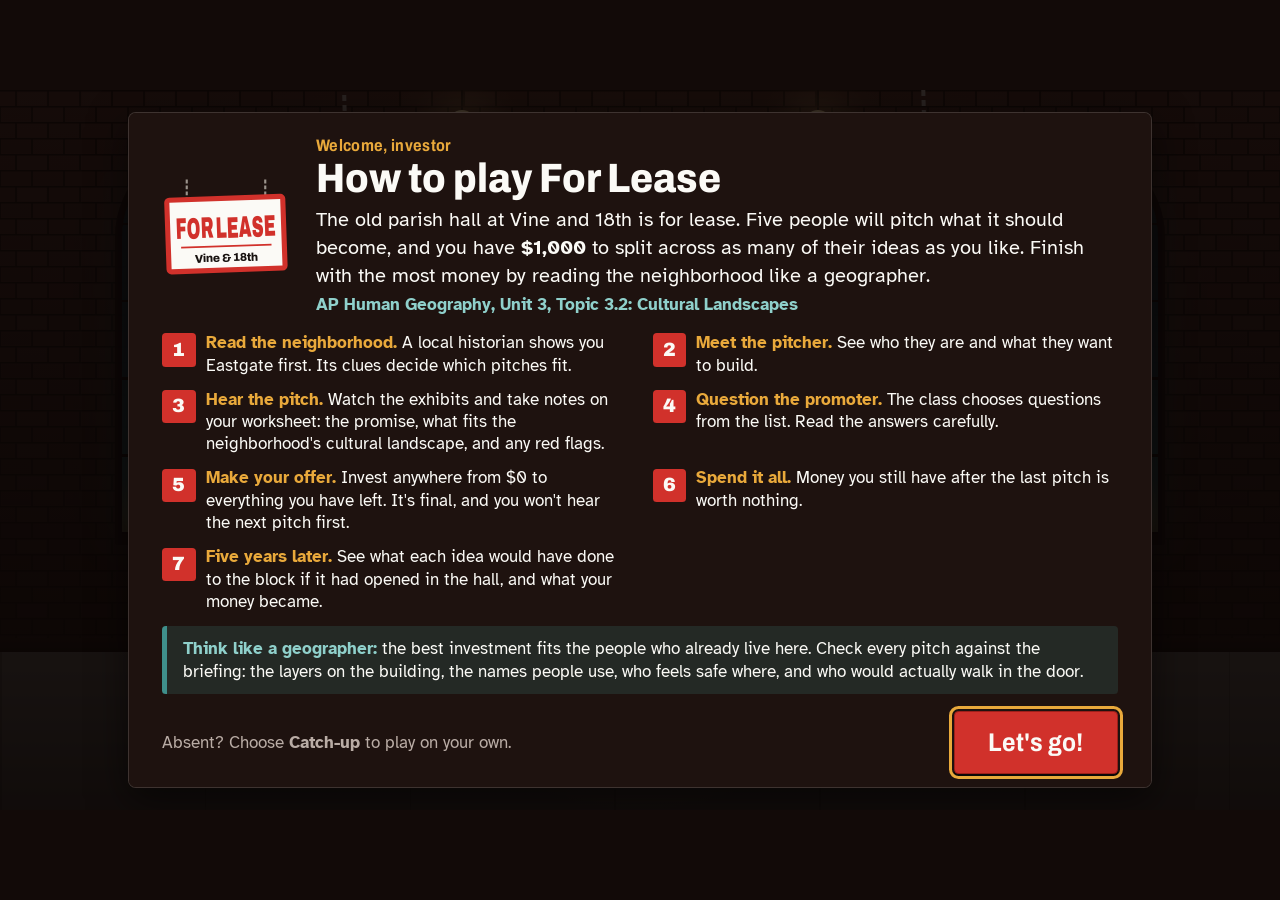
<file: index.html>
<!doctype html>
<html lang="en">
<head>
  <meta charset="utf-8">
  <meta name="viewport" content="width=device-width, initial-scale=1">
  <title>For Lease: Vine &amp; 18th</title>
  <meta name="description" content="An investing game for AP Human Geography Unit 3: read a neighborhood's cultural landscape, hear five pitches for an empty church hall, invest $1,000, and see what happens five years later.">
  <link rel="icon" href="data:image/svg+xml,%3Csvg xmlns='http://www.w3.org/2000/svg' viewBox='0 0 64 64'%3E%3Crect x='4' y='14' width='56' height='40' rx='3' fill='%23fbfaf6' stroke='%23d1312b' stroke-width='6'/%3E%3Crect x='14' y='26' width='36' height='6' fill='%23d1312b'/%3E%3Crect x='14' y='38' width='24' height='5' fill='%2317110f'/%3E%3C/svg%3E">
  <link rel="stylesheet" href="css/fonts.css">
  <link rel="stylesheet" href="css/style.css">
</head>
<body>
  <main id="app" class="screen" aria-live="polite">
    <noscript><p style="padding:2rem">For Lease needs JavaScript turned on.</p></noscript>
  </main>
  <script type="module" src="js/app.js"></script>
</body>
</html>
</file>
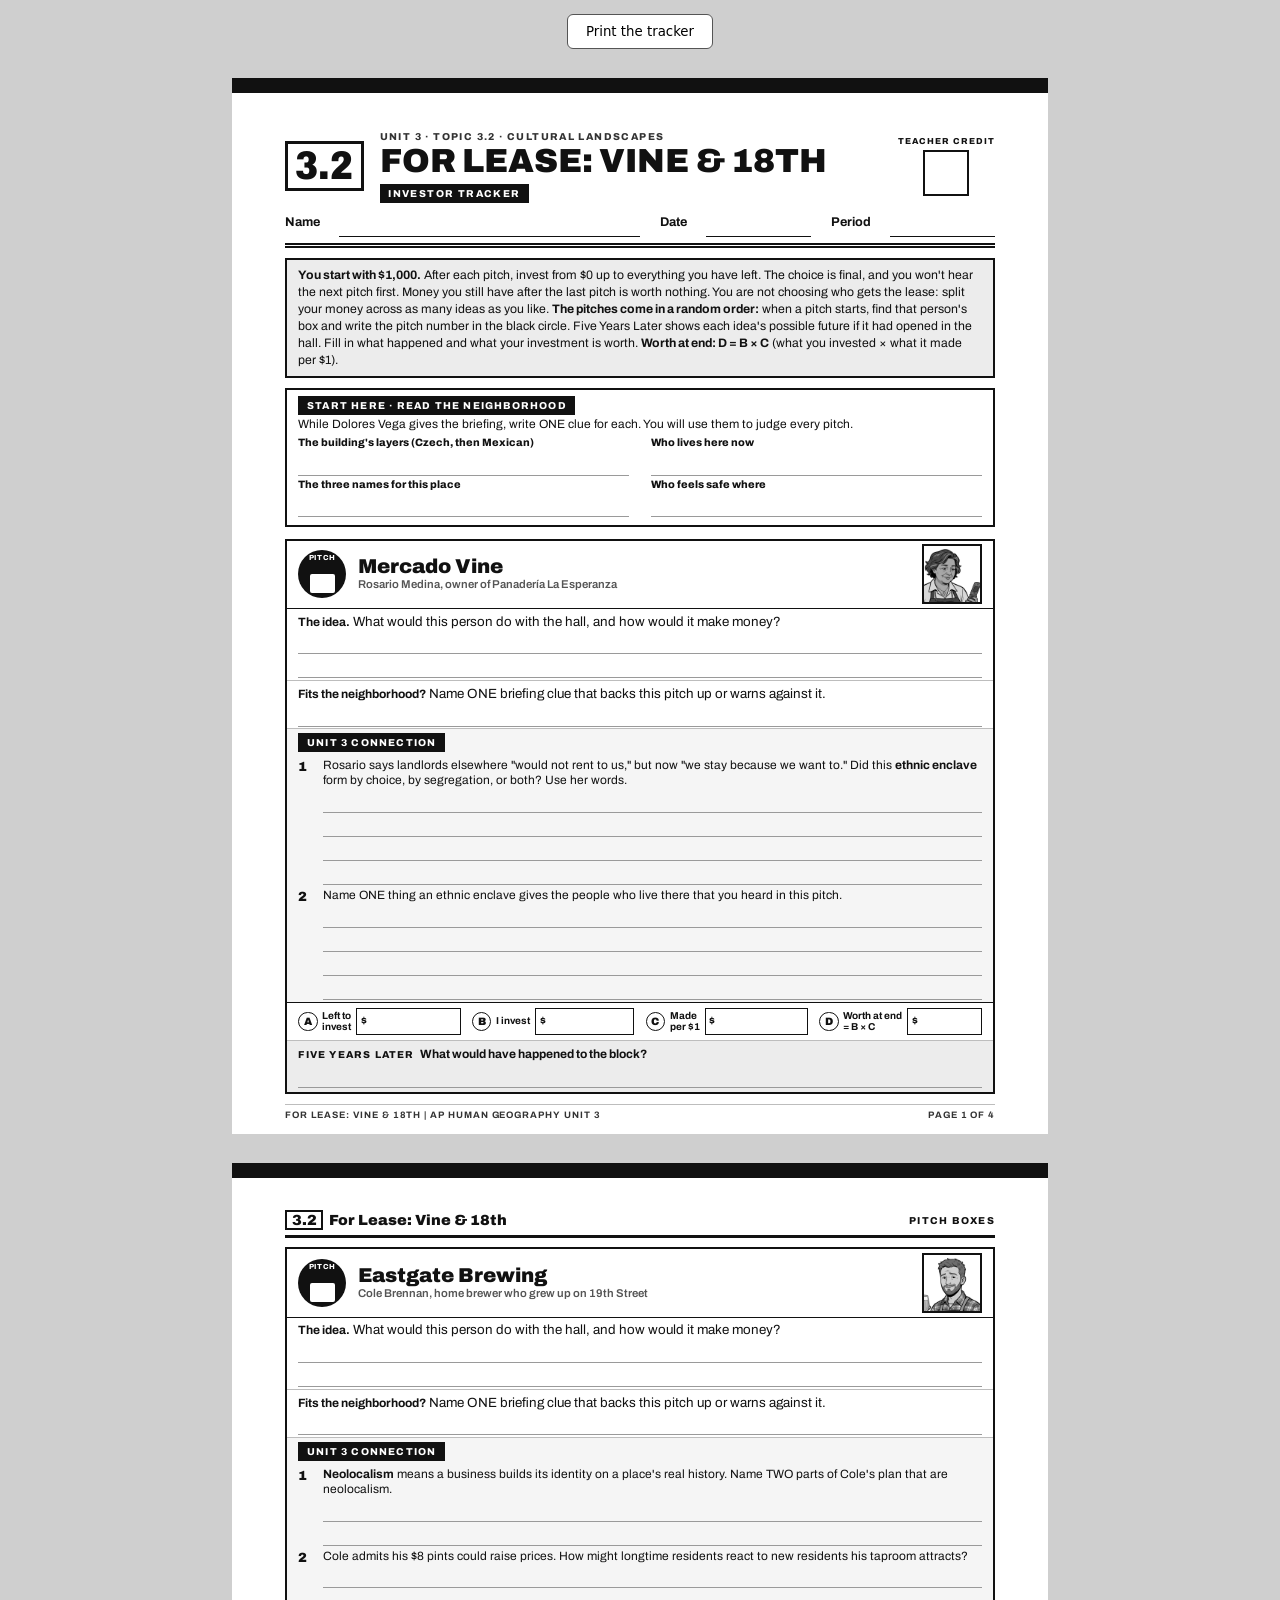
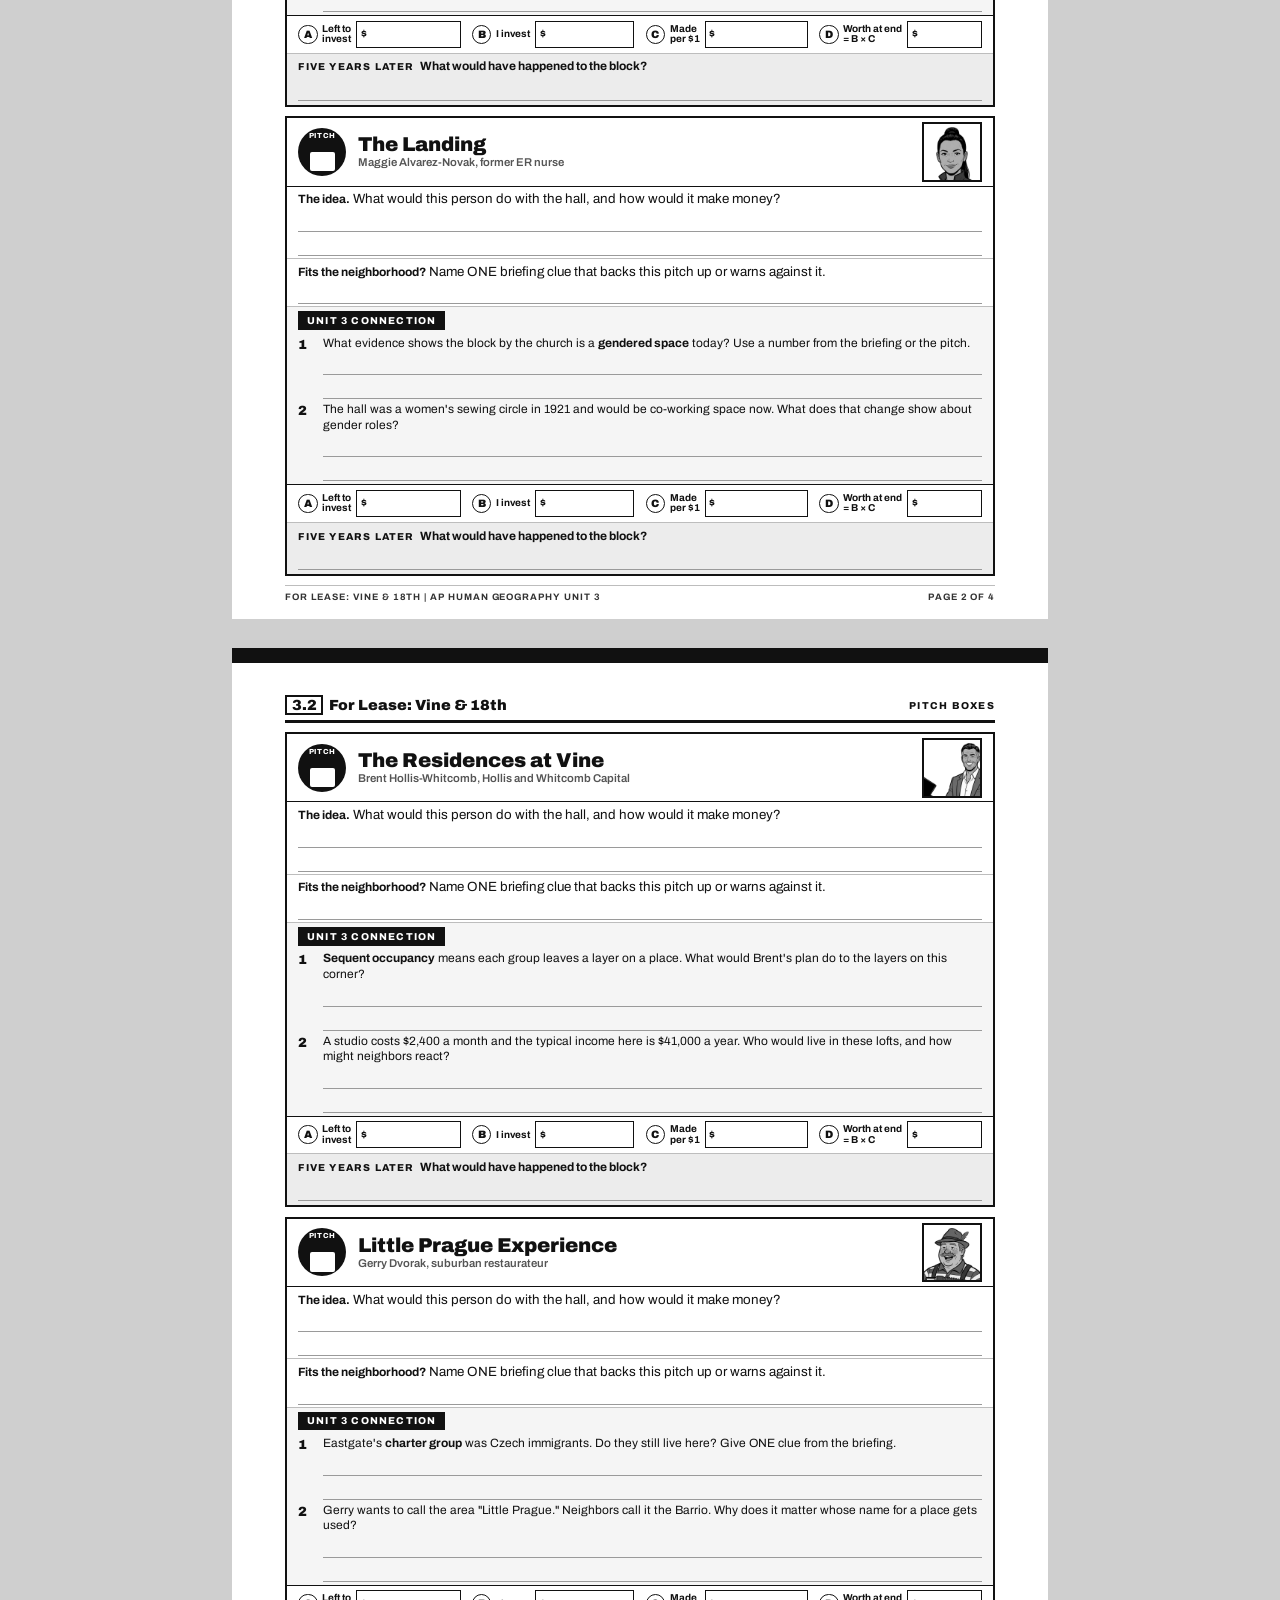
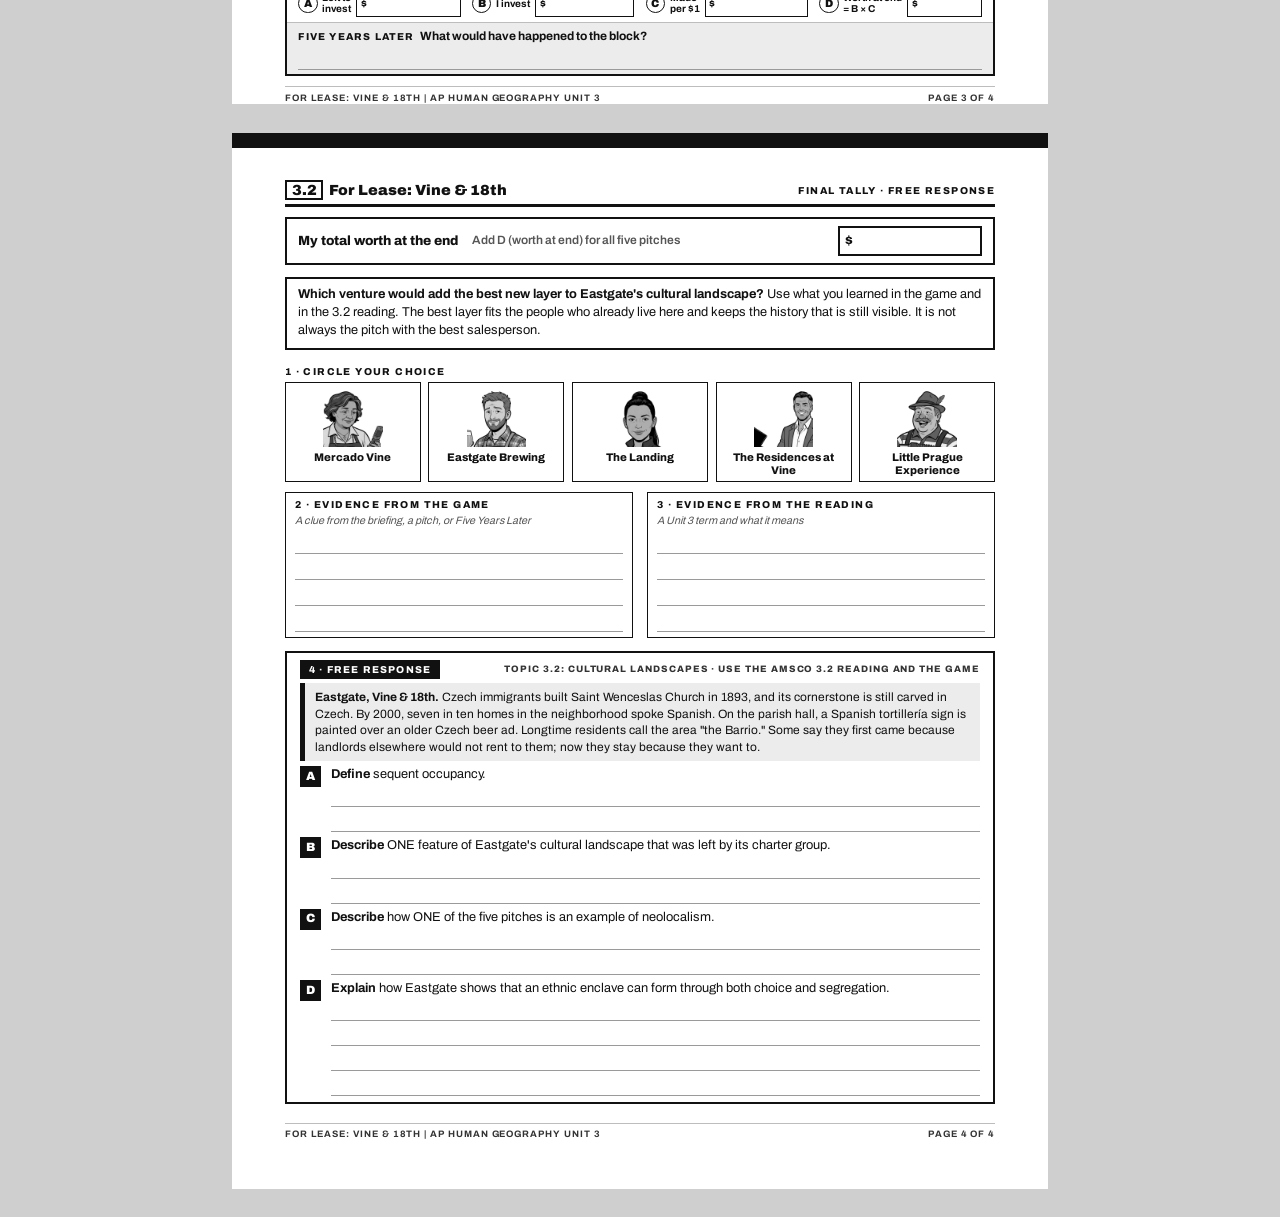
<file: handout.html>
<!doctype html>
<html lang="en">
<head>
  <meta charset="utf-8">
  <meta name="viewport" content="width=device-width, initial-scale=1">
  <title>For Lease: Investor Tracker</title>
  <meta name="description" content="Printable investor tracker for For Lease: Vine & 18th. Neighborhood clues, a box for each pitch with Unit 3 connection questions, the Five Years Later math, and a thesis builder.">
  <link rel="stylesheet" href="css/fonts.css">
  <style>
    /* Black-and-white student handout: Archivo throughout, structure from rules and tabs. */
    :root { --ink: #111; --muted: #555; --label: #333; --line: #bdbdbd; --rule: #9a9a9a; --tint: #ececec; --tint-soft: #f5f5f5; }
    * { box-sizing: border-box; }
    body { margin: 0; background: #cfcfcf; color: var(--ink); font-family: 'Archivo', system-ui, sans-serif; font-size: 10pt; line-height: 1.3; }
    .page { width: 8.5in; height: 11in; margin: .3in auto; background: #fff; padding: .5in .55in; position: relative; overflow: hidden; display: flex; flex-direction: column; }
    .topbar { position: absolute; left: 0; right: 0; top: 0; height: .16in; background: var(--ink); }
    /* header (page 1) */
    .hdr { display: grid; grid-template-columns: auto 1fr auto; gap: 0 .16in; align-items: center; }
    .num { font-weight: 900; font-stretch: 85%; font-size: 30pt; line-height: 1; border: 3px solid var(--ink); padding: .02in .08in; }
    .kicker { font-weight: 800; font-size: 7.5pt; letter-spacing: .14em; text-transform: uppercase; color: var(--label); }
    h1 { margin: .02in 0 0; font-weight: 900; font-size: 25pt; line-height: 1; text-transform: uppercase; white-space: nowrap; }
    .doc-tab { display: inline-block; background: var(--ink); color: #fff; font-weight: 800; font-size: 7.5pt; letter-spacing: .14em; padding: .03in .09in; margin-top: .06in; }
    .credit { text-align: center; font-weight: 800; font-size: 6.5pt; letter-spacing: .12em; }
    .credit i { display: block; width: 46px; height: 46px; border: 2px solid var(--ink); margin: .03in auto 0; }
    .nameline { display: flex; gap: .2in; margin: .12in 0 .06in; font-weight: 700; font-size: 9.5pt; }
    .nameline span { flex: 1; border-bottom: 1px solid var(--ink); height: .24in; }
    .nameline span.s { flex: .35; }
    .dbl { border-top: 5px double var(--ink); margin-bottom: .1in; }
    /* running header (pages 2+) */
    .run { display: flex; justify-content: space-between; align-items: center; border-bottom: 3px solid var(--ink); padding-bottom: .05in; margin-bottom: .1in; }
    .run b { font-weight: 900; font-size: 11pt; }
    .run b span { border: 2px solid var(--ink); padding: 0 .05in; margin-right: .06in; }
    .run em { font-style: normal; font-weight: 800; font-size: 7.5pt; letter-spacing: .14em; text-transform: uppercase; }
    .directions { background: var(--tint); border: 2px solid var(--ink); padding: .08in .12in; font-size: 9.2pt; line-height: 1.38; margin-bottom: .1in; }
    .tab { display: inline-block; background: var(--ink); color: #fff; font-weight: 800; font-size: 7.5pt; letter-spacing: .12em; text-transform: uppercase; padding: .03in .09in; }
    /* neighborhood clues */
    .clues { border: 2.5px solid var(--ink); padding: .06in .12in .08in; margin-bottom: .12in; }
    .clues p { margin: .02in 0 .04in; font-size: 9pt; }
    .cgrid { display: grid; grid-template-columns: 1fr 1fr; gap: .02in .22in; }
    .cgrid div { font-weight: 800; font-size: 8pt; }
    .lines i { display: block; border-bottom: 1px solid var(--rule); height: .27in; }
    /* venture box */
    .venture { border: 2.5px solid var(--ink); margin-bottom: .1in; display: flex; flex-direction: column; }
    .v-head { display: flex; align-items: center; gap: .12in; padding: .04in .12in; border-bottom: 1.5px solid var(--ink); }
    .pitchno { width: .5in; height: .5in; border-radius: 50%; background: var(--ink); color: #fff; display: grid; place-items: center; text-align: center; font-weight: 800; font-size: 5.5pt; letter-spacing: .08em; line-height: 1.05; flex: none; }
    .pitchno b { display: block; width: .26in; height: .2in; background: #fff; border-radius: 2px; margin: .02in auto 0; }
    .v-name { flex: 1; }
    .v-name h2 { margin: 0; font-weight: 900; font-size: 15pt; line-height: 1.05; }
    .v-name div { font-size: 8.5pt; color: var(--muted); font-weight: 600; }
    .v-head img { width: .62in; height: .62in; object-fit: cover; border: 2px solid var(--ink); filter: grayscale(1); }
    .fields { display: grid; grid-template-columns: repeat(4, 1fr); border-bottom: 1px solid var(--line); }
    .fields div { padding: .05in .1in .03in; border-right: 1px solid var(--line); font-weight: 800; font-size: 6.8pt; letter-spacing: .12em; text-transform: uppercase; }
    .fields div:last-child { border-right: none; }
    .fields .lines i { height: .24in; }
    .row { padding: .04in .12in .02in; border-bottom: 1px solid var(--line); }
    .row .lines i { height: .25in; }
    .row > b { font-size: 9pt; }
    .connect { background: var(--tint-soft); padding: .04in .12in .03in; border-bottom: 1.5px solid var(--ink); }
    .connect .tab { margin-bottom: .03in; }
    .q { display: grid; grid-template-columns: .22in 1fr; gap: 0 .04in; margin-top: .03in; font-size: 9pt; line-height: 1.3; }
    .q > span { font-weight: 900; font-size: 10pt; }
    .q .lines i { height: .25in; }
    .money { display: grid; grid-template-columns: repeat(4, 1fr); gap: .12in; padding: .05in .12in; border-bottom: 1px solid var(--line); align-items: center; }
    .money div { display: flex; align-items: center; gap: .05in; font-weight: 700; font-size: 7.5pt; line-height: 1.05; }
    .money .l { width: .2in; height: .2in; border: 1.5px solid var(--ink); border-radius: 50%; display: grid; place-items: center; font-weight: 900; font-size: 8pt; flex: none; }
    .money .box { flex: 1; border: 1.5px solid var(--ink); height: .28in; padding-left: .04in; display: flex; align-items: center; font-weight: 800; }
    .later { background: var(--tint); padding: .04in .12in .04in; }
    .later .tab { background: none; color: var(--ink); padding: 0; margin-right: .06in; }
    .later b { font-size: 9pt; }
    /* thesis page */
    .qbox { border: 2.5px solid var(--ink); padding: .08in .12in; font-size: 9.6pt; line-height: 1.4; margin-bottom: .1in; }
    .total { display: flex; align-items: center; gap: .14in; border: 2.5px solid var(--ink); padding: .07in .12in; margin-bottom: .12in; font-weight: 800; }
    .total span { flex: 1; font-weight: 600; color: var(--muted); font-size: 9pt; }
    .total .box { width: 1.5in; border: 2px solid var(--ink); height: .32in; display: flex; align-items: center; padding-left: .06in; }
    .sl { font-weight: 800; font-size: 7.5pt; letter-spacing: .14em; text-transform: uppercase; margin: .06in 0 .04in; }
    .choices { display: grid; grid-template-columns: repeat(5, 1fr); gap: .08in; margin-bottom: .1in; }
    .choices div { border: 1.5px solid var(--ink); padding: .05in; text-align: center; font-weight: 800; font-size: 8.3pt; line-height: 1.15; }
    .choices img { width: .62in; height: .62in; object-fit: cover; display: block; margin: 0 auto .04in; filter: grayscale(1); }
    .ev { display: grid; grid-template-columns: 1fr 1fr; gap: .14in; margin-bottom: .08in; }
    .ev > div { border: 1.5px solid var(--ink); padding: .05in .1in; }
    .ev small { display: block; font-style: italic; color: var(--muted); font-size: 8pt; }
    .thesis { border: 2.5px solid var(--ink); padding: .08in .14in; margin-top: .08in; }
    .thesis h3 { margin: 0; display: flex; justify-content: space-between; font-weight: 900; font-size: 12pt; }
    .thesis h3 span { font-weight: 800; font-size: 7.5pt; letter-spacing: .14em; text-transform: uppercase; align-self: center; }
    .eq { display: grid; grid-template-columns: .95in 1fr; align-items: end; gap: 0 .1in; margin-top: .02in; }
    .eq b { font-size: 10.5pt; padding-bottom: .03in; }
    .eq div { border-bottom: 1px solid var(--rule); height: .34in; position: relative; }
    .eq div small { position: absolute; top: .02in; left: 0; font-style: italic; font-size: 7pt; color: var(--muted); }
    .checks { display: flex; gap: .16in; margin-top: .08in; font-size: 8.4pt; font-weight: 700; }
    .checks span::before { content: ''; display: inline-block; width: .12in; height: .12in; border: 1.5px solid var(--ink); margin-right: .05in; vertical-align: -1px; }
    .frq { border: 2.5px solid var(--ink); padding: .07in .14in .06in; margin-top: .06in; }
    .frq-head { display: flex; justify-content: space-between; align-items: center; margin-bottom: .05in; }
    .frq-unit { font-weight: 800; font-size: 7pt; letter-spacing: .1em; text-transform: uppercase; color: var(--label); }
    .stim { background: var(--tint); border-left: 5px solid var(--ink); padding: .06in .1in; font-size: 9pt; line-height: 1.38; margin-bottom: .04in; }
    .fq { display: grid; grid-template-columns: .28in 1fr; gap: 0 .04in; margin-top: .05in; font-size: 9.6pt; }
    .fq > span { width: .22in; height: .22in; background: var(--ink); color: #fff; font-weight: 900; font-size: 9pt; display: grid; place-items: center; }
    .fq .lines i { height: .26in; }
    .foot { margin-top: auto; padding-top: .05in; border-top: 1px solid var(--line); display: flex; justify-content: space-between; font-size: 7pt; font-weight: 700; letter-spacing: .1em; text-transform: uppercase; color: var(--label); }
    .tools { text-align: center; margin: 14px; font-family: system-ui; }
    .tools button { font: inherit; padding: 8px 18px; border-radius: 6px; border: 1px solid #555; background: #fff; cursor: pointer; }
    @media print {
      body { background: #fff; }
      .page { margin: 0; box-shadow: none; }
      .page + .page { break-before: page; }
      .tools { display: none; }
    }
    @page { size: letter; margin: 0; }
  </style>
</head>
<body>
  <div class="tools"><button onclick="print()">Print the tracker</button></div>
  <div id="pages"></div>

  <script>
    // Each venture gets its own box because the pitch order is shuffled every period:
    // students find the box when a pitch starts and write its number in the black circle.
    const V = [
      { id: 'mercado', name: 'Mercado Vine', who: 'Rosario Medina, owner of Panadería La Esperanza', qs: [
        'Rosario says landlords elsewhere "would not rent to us," but now "we stay because we want to." Did this <b>ethnic enclave</b> form by choice, by segregation, or both? Use her words.',
        'Name ONE thing an ethnic enclave gives the people who live there that you heard in this pitch.'] },
      { id: 'brewery', name: 'Eastgate Brewing', who: 'Cole Brennan, home brewer who grew up on 19th Street', qs: [
        '<b>Neolocalism</b> means a business builds its identity on a place\'s real history. Name TWO parts of Cole\'s plan that are neolocalism.',
        'Cole admits his $8 pints could raise prices. How might longtime residents react to new residents his taproom attracts?'] },
      { id: 'landing', name: 'The Landing', who: 'Maggie Alvarez-Novak, former ER nurse', qs: [
        'What evidence shows the block by the church is a <b>gendered space</b> today? Use a number from the briefing or the pitch.',
        'The hall was a women\'s sewing circle in 1921 and would be co-working space now. What does that change show about gender roles?'] },
      { id: 'residences', name: 'The Residences at Vine', who: 'Brent Hollis-Whitcomb, Hollis and Whitcomb Capital', qs: [
        '<b>Sequent occupancy</b> means each group leaves a layer on a place. What would Brent\'s plan do to the layers on this corner?',
        'A studio costs $2,400 a month and the typical income here is $41,000 a year. Who would live in these lofts, and how might neighbors react?'] },
      { id: 'littleprague', name: 'Little Prague Experience', who: 'Gerry Dvorak, suburban restaurateur', qs: [
        'Eastgate\'s <b>charter group</b> was Czech immigrants. Do they still live here? Give ONE clue from the briefing.',
        'Gerry wants to call the area "Little Prague." Neighbors call it the Barrio. Why does it matter whose name for a place gets used?'] },
    ];
    const lines = (n) => `<div class="lines">${'<i></i>'.repeat(n)}</div>`;
    const foot = (p) => `<div class="foot"><span>For Lease: Vine &amp; 18th | AP Human Geography Unit 3</span><span>Page ${p} of 4</span></div>`;
    const run = (right) => `<div class="topbar"></div><div class="run"><b><span>3.2</span>For Lease: Vine &amp; 18th</b><em>${right}</em></div>`;
    const venture = (v, n = 2) => `
      <section class="venture">
        <div class="v-head">
          <div class="pitchno">PITCH<b></b></div>
          <div class="v-name"><h2>${v.name}</h2><div>${v.who}</div></div>
          <img src="assets/img/heads/${v.id}.png" alt="">
        </div>
        <div class="row idea"><b>The idea.</b> What would this person do with the hall, and how would it make money?${lines(2)}</div>
        <div class="row"><b>Fits the neighborhood?</b> Name ONE briefing clue that backs this pitch up or warns against it.${lines(1)}</div>
        <div class="connect"><span class="tab">Unit 3 connection</span>
          ${v.qs.map((q, i) => `<div class="q"><span>${i + 1}</span><div>${q}${lines(n)}</div></div>`).join('')}
        </div>
        <div class="money">
          <div><span class="l">A</span>Left to<br>invest<span class="box">$</span></div>
          <div><span class="l">B</span>I invest<span class="box">$</span></div>
          <div><span class="l">C</span>Made<br>per $1<span class="box">$</span></div>
          <div><span class="l">D</span>Worth at end<br>= B × C<span class="box">$</span></div>
        </div>
        <div class="later"><span class="tab">Five years later</span><b>What would have happened to the block?</b>${lines(1)}</div>
      </section>`;

    const p1 = `<section class="page"><div class="topbar"></div>
      <div class="hdr" style="margin-top:.04in">
        <div class="num">3.2</div>
        <div><div class="kicker">Unit 3 · Topic 3.2 · Cultural Landscapes</div><h1>For Lease: Vine &amp; 18th</h1><span class="doc-tab">INVESTOR TRACKER</span></div>
        <div class="credit">TEACHER CREDIT<i></i></div>
      </div>
      <div class="nameline">Name <span></span> Date <span class="s"></span> Period <span class="s"></span></div>
      <div class="dbl"></div>
      <div class="directions"><b>You start with $1,000.</b> After each pitch, invest from $0 up to everything you have left. The choice is final, and you won't hear the next pitch first. Money you still have after the last pitch is worth nothing. You are not choosing who gets the lease: split your money across as many ideas as you like. <b>The pitches come in a random order:</b> when a pitch starts, find that person's box and write the pitch number in the black circle. Five Years Later shows each idea's possible future if it had opened in the hall. Fill in what happened and what your investment is worth. <b>Worth at end: D = B × C</b> (what you invested × what it made per $1).</div>
      <div class="clues"><span class="tab">Start here · Read the neighborhood</span>
        <p>While Dolores Vega gives the briefing, write ONE clue for each. You will use them to judge every pitch.</p>
        <div class="cgrid">
          <div>The building's layers (Czech, then Mexican)${lines(1)}</div><div>Who lives here now${lines(1)}</div>
          <div>The three names for this place${lines(1)}</div><div>Who feels safe where${lines(1)}</div>
        </div>
      </div>
      ${venture(V[0], 4)}
      ${foot(1)}</section>`;
    const p2 = `<section class="page">${run('Pitch boxes')}${venture(V[1])}${venture(V[2])}${foot(2)}</section>`;
    const p3 = `<section class="page">${run('Pitch boxes')}${venture(V[3])}${venture(V[4])}${foot(3)}</section>`;
    const p4 = `<section class="page">${run('Final tally · Free response')}
      <div class="total">My total worth at the end <span>Add D (worth at end) for all five pitches</span><div class="box">$</div></div>
      <div class="qbox"><b>Which venture would add the best new layer to Eastgate's cultural landscape?</b> Use what you learned in the game and in the 3.2 reading. The best layer fits the people who already live here and keeps the history that is still visible. It is not always the pitch with the best salesperson.</div>
      <div class="sl">1 · Circle your choice</div>
      <div class="choices">${V.map((v) => `<div><img src="assets/img/heads/${v.id}.png" alt="">${v.name}</div>`).join('')}</div>
      <div class="ev">
        <div><div class="sl" style="margin-top:0">2 · Evidence from the game</div><small>A clue from the briefing, a pitch, or Five Years Later</small>${lines(4)}</div>
        <div><div class="sl" style="margin-top:0">3 · Evidence from the reading</div><small>A Unit 3 term and what it means</small>${lines(4)}</div>
      </div>
      <div class="frq">
        <div class="frq-head"><span class="tab">4 · Free response</span><span class="frq-unit">Topic 3.2: Cultural Landscapes · use the AMSCO 3.2 reading and the game</span></div>
        <div class="stim"><b>Eastgate, Vine &amp; 18th.</b> Czech immigrants built Saint Wenceslas Church in 1893, and its cornerstone is still carved in Czech. By 2000, seven in ten homes in the neighborhood spoke Spanish. On the parish hall, a Spanish tortillería sign is painted over an older Czech beer ad. Longtime residents call the area "the Barrio." Some say they first came because landlords elsewhere would not rent to them; now they stay because they want to.</div>
        <div class="fq"><span>A</span><div><b>Define</b> sequent occupancy.${lines(2)}</div></div>
        <div class="fq"><span>B</span><div><b>Describe</b> ONE feature of Eastgate's cultural landscape that was left by its charter group.${lines(2)}</div></div>
        <div class="fq"><span>C</span><div><b>Describe</b> how ONE of the five pitches is an example of neolocalism.${lines(2)}</div></div>
        <div class="fq"><span>D</span><div><b>Explain</b> how Eastgate shows that an ethnic enclave can form through both choice and segregation.${lines(4)}</div></div>
      </div>
      ${foot(4)}</section>`;
    document.getElementById('pages').innerHTML = p1 + p2 + p3 + p4;
  </script>
</body>
</html>
</file>
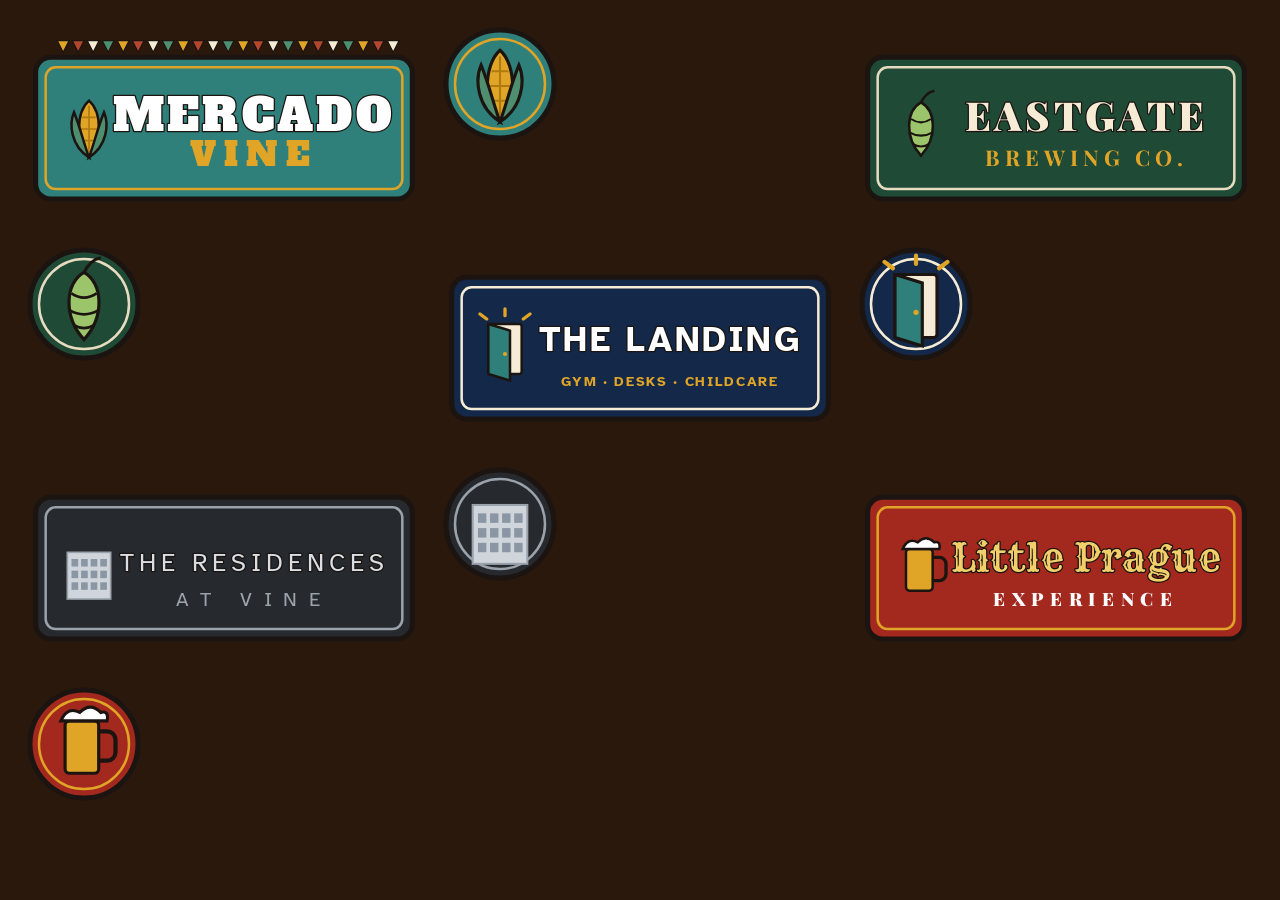
<file: tools/logo-preview.html>
<!doctype html><meta charset="utf-8"><link rel="stylesheet" href="../css/fonts.css">
<body style="background:#2a180c;display:grid;grid-template-columns:repeat(3,1fr);gap:16px;padding:16px">
<script type="module">
for (const p of ['mercado','brewery','landing','residences','littleprague']) {
  const m = (await import(`../js/logos/${p}.js`)).default;
  document.body.insertAdjacentHTML('beforeend', `<div>${m.mark}</div><div style="width:120px">${m.icon}</div>`);
}
</script>
</file>
<file: css/fonts.css>
/* Self-hosted fonts (latin subset), so the site works even where Google Fonts is blocked. */
@font-face { font-family: 'Alfa Slab One'; font-style: normal; font-weight: 400; font-display: swap; src: url(../assets/fonts/alfa-slab-one-400.woff2) format('woff2'); }
@font-face { font-family: 'Atkinson Hyperlegible'; font-style: italic; font-weight: 400; font-display: swap; src: url(../assets/fonts/atkinson-hyperlegible-400-italic.woff2) format('woff2'); }
@font-face { font-family: 'Atkinson Hyperlegible'; font-style: normal; font-weight: 400; font-display: swap; src: url(../assets/fonts/atkinson-hyperlegible-400.woff2) format('woff2'); }
@font-face { font-family: 'Atkinson Hyperlegible'; font-style: normal; font-weight: 700; font-display: swap; src: url(../assets/fonts/atkinson-hyperlegible-700.woff2) format('woff2'); }
@font-face { font-family: 'Playfair Display'; font-style: italic; font-weight: 700; font-display: swap; src: url(../assets/fonts/playfair-display-700-italic.woff2) format('woff2'); }
@font-face { font-family: 'Playfair Display'; font-style: normal; font-weight: 700; font-display: swap; src: url(../assets/fonts/playfair-display-700.woff2) format('woff2'); }
@font-face { font-family: 'Playfair Display'; font-style: normal; font-weight: 900; font-display: swap; src: url(../assets/fonts/playfair-display-900.woff2) format('woff2'); }
@font-face { font-family: 'Rye'; font-style: normal; font-weight: 400; font-display: swap; src: url(../assets/fonts/rye-400.woff2) format('woff2'); }
@font-face { font-family: 'Archivo'; font-style: normal; font-weight: 100 900; font-stretch: 62% 125%; font-display: swap; src: url(../assets/fonts/archivo-latin-wdth.woff2) format('woff2-variations'), url(../assets/fonts/archivo-latin-wdth.woff2) format('woff2'); }
</file>
<file: css/style.css>
/* For Lease: pitch night inside the empty parish hall at Vine and 18th.
   A dark brick hall at night, three tall arched windows with the city behind them, globe
   pendants, a concrete floor, and the red-and-white FOR LEASE sign as the brand.
   Everything is sized in cqw (percent of the 16:9 screen width) so it reads the same on a
   projector, a laptop and a Chromebook. */

:root {
  --night: #120a08;         /* letterbox */
  --brick: #3b201b;
  --brick-2: #24130f;
  --sign: #d1312b;          /* lease-sign red */
  --sign-dark: #9e1f1a;
  --white: #fbfaf6;
  --marigold: #e9a93b;
  --teal: #3f8f8b;
  --concrete: #5f5955;
  --ink: #17110f;
  --muted: #b9aca5;
  --paper: #f2ead8;         /* newsprint for The Eastgate Courier */
  --cream: var(--white);
  --red: var(--sign);
  --green: #2f8a57;
  --water: var(--teal);
  --brass: var(--marigold);
  --brass-2: #f3c56b;
  --display: 'Archivo', 'Atkinson Hyperlegible', system-ui, sans-serif;
  --serif: 'Archivo', 'Atkinson Hyperlegible', system-ui, sans-serif;
  --news: 'Playfair Display', Georgia, serif;
  --sans: 'Atkinson Hyperlegible', system-ui, sans-serif;
}

* { box-sizing: border-box; }
html, body { margin: 0; height: 100%; }
body {
  background: var(--night);
  color: var(--white);
  font-family: var(--sans);
  display: grid;
  place-items: center;
  overflow: hidden;
}

/* 16:9 screen, letterboxed */
.screen {
  position: relative;
  width: min(100vw, 177.78vh);
  height: min(56.25vw, 100vh);
  container-type: size;
  overflow: hidden;
  background: var(--brick-2);
  font-size: 1.6cqw;
}

button { font: inherit; color: inherit; cursor: pointer; }
button:focus-visible, input:focus-visible, select:focus-visible { outline: 0.25cqw solid var(--marigold); outline-offset: 0.2cqw; }

/* ---------- the set: the hall at night ---------- */
.set { position: absolute; inset: 0; }
.set .wall {            /* brick in running bond, darkened toward the floor */
  position: absolute; inset: 0 0 22% 0;
  background:
    radial-gradient(ellipse 60% 70% at 50% 30%, rgba(233,169,59,.10), transparent 70%),
    linear-gradient(180deg, rgba(10,5,4,.15), rgba(10,5,4,.55)),
    url("data:image/svg+xml,%3Csvg xmlns='http://www.w3.org/2000/svg' viewBox='0 0 80 40'%3E%3Cg fill='none' stroke='%23140a08' stroke-width='2'%3E%3Cpath d='M0 1 H80 M0 21 H80 M20 1 V21 M60 1 V21 M0 21 V40 M40 21 V40 M80 21 V40'/%3E%3C/g%3E%3Crect x='22' y='3' width='36' height='16' fill='%23ffffff' opacity='.025'/%3E%3Crect x='2' y='23' width='36' height='16' fill='%23000000' opacity='.06'/%3E%3C/svg%3E") 0 0 / 5cqw 2.5cqw,
    linear-gradient(180deg, #4a2822 0%, #3b201b 55%, #2a1612 100%);
}
.set .wall::after {     /* baseboard where the wall meets the floor */
  content: ''; position: absolute; left: 0; right: 0; bottom: 0; height: 1.1cqw;
  background: linear-gradient(180deg, #1a0e0b, #0e0706);
}
.windows { position: absolute; inset: 0 0 22% 0; pointer-events: none; }
.windows i {            /* tall arched windows, city light behind the mullions */
  position: absolute; top: 9%; width: 15%; height: 72%;
  border: .55cqw solid #150b09; border-bottom-width: .9cqw; border-radius: 7.5cqw 7.5cqw .2cqw .2cqw;
  background:
    linear-gradient(90deg, transparent calc(50% - .18cqw), #150b09 calc(50% - .18cqw) calc(50% + .18cqw), transparent calc(50% + .18cqw)),
    repeating-linear-gradient(180deg, transparent 0 calc(20% - .18cqw), #150b09 calc(20% - .18cqw) 20%),
    radial-gradient(ellipse 80% 40% at 50% 100%, rgba(233,169,59,.55), transparent 70%),
    linear-gradient(180deg, #0e2531 0%, #164050 55%, #2d5e62 85%, #6b6a4e 100%);
  box-shadow: 0 0 4cqw rgba(63,143,139,.18), inset 0 0 2cqw rgba(0,0,0,.5);
  opacity: .9;
}
.windows i:nth-child(1) { left: 9%; }
.windows i:nth-child(2) { left: 42.5%; }
.windows i:nth-child(3) { left: 76%; }
.set .floor {           /* polished concrete with a warm reflection */
  position: absolute; left: 0; right: 0; bottom: 0; height: 22%;
  background:
    radial-gradient(ellipse 30% 60% at 30% 0%, rgba(255,214,150,.20), transparent 70%),
    radial-gradient(ellipse 30% 60% at 70% 0%, rgba(255,214,150,.12), transparent 70%),
    repeating-linear-gradient(90deg, rgba(0,0,0,.22) 0 .12cqw, transparent .12cqw 16cqw),
    linear-gradient(180deg, #4d4844, #2b2725);
}
.set .lamp {            /* globe pendants on short cords, kept above the headings */
  position: absolute; top: 0; width: 2.2cqw; height: 3.2%;
  background: linear-gradient(#0c0605, #0c0605) 50% 0 / .16cqw 100% no-repeat;
}
.set .lamp::after {
  content: ''; position: absolute; left: 0; bottom: -2cqw; width: 2.2cqw; height: 2.2cqw; border-radius: 50%;
  background: radial-gradient(circle at 40% 35%, #fffaf0, #ffd98f 55%, #e6a23c);
  box-shadow: 0 0 3cqw 1.2cqw rgba(255,205,120,.35);
}
.set .lamp.l { left: 35%; } .set .lamp.r { right: 35%; }
.set .sign {            /* the small FOR LEASE sign above every scene */
  position: absolute; top: 2.6%; left: 50%; transform: translateX(-50%) rotate(-1.2deg);
  font-family: var(--display); font-weight: 900; font-stretch: 78%; font-size: 2.4cqw; letter-spacing: .08cqw; line-height: 1;
  color: var(--sign); background: var(--white); padding: .45cqw 1.4cqw .5cqw;
  border: .3cqw solid var(--sign); border-radius: .2cqw; box-shadow: 0 .5cqw 1.2cqw rgba(0,0,0,.5);
}
.spot { position: absolute; pointer-events: none; inset: 0;
  background: radial-gradient(ellipse 22% 70% at var(--spot-x, 25%) 55%, rgba(255,226,180,.16), transparent 70%); }

/* ---------- common UI ---------- */
.btn {
  display: inline-flex; align-items: center; gap: .6em; justify-content: center;
  padding: .65em 1.3em; border-radius: .35cqw; border: .14cqw solid rgba(251,250,246,.55);
  background: rgba(23,14,12,.75); color: var(--white);
  font-family: var(--display); font-weight: 700; font-stretch: 88%; font-size: 1.5cqw; letter-spacing: .01em;
  box-shadow: 0 .25cqw 0 rgba(0,0,0,.55); transition: transform .08s, background .15s, border-color .15s;
}
.btn:hover { border-color: var(--white); background: rgba(60,36,30,.85); }
.btn:active { transform: translateY(.2cqw); box-shadow: 0 .05cqw 0 rgba(0,0,0,.55); }
.btn.primary { background: var(--sign); color: var(--white); border-color: var(--sign-dark); }
.btn.primary:hover { background: #e03a33; }
.btn.ghost { background: transparent; border-color: rgba(251,250,246,.25); color: var(--muted); }
.btn.ghost:hover { color: var(--white); border-color: rgba(251,250,246,.6); }
.btn.big { font-size: 2cqw; }
.btn.small { font-size: 1.1cqw; padding: .45em .9em; }
.btn[disabled] { opacity: .4; cursor: default; }

.kicker { font-family: var(--display); font-weight: 700; font-stretch: 85%; letter-spacing: .02em; font-size: 1.3cqw; color: var(--marigold); }
.panel {
  background: rgba(23,14,12,.88); border: .12cqw solid rgba(251,250,246,.14); border-radius: .6cqw;
  box-shadow: 0 1cqw 3cqw rgba(0,0,0,.55); backdrop-filter: blur(4px);
}
.topbar {
  position: absolute; top: 1.4cqw; left: 1.6cqw; right: 1.6cqw; display: flex; justify-content: space-between; align-items: center;
  z-index: 5; pointer-events: none;
}
.topbar > * { pointer-events: auto; }
.chip { font-size: 1.05cqw; padding: .35em .8em; border-radius: 99em; background: rgba(0,0,0,.5); border: .1cqw solid rgba(251,250,246,.2); color: var(--white); }
.chip b { color: var(--marigold); }
.homebtn { background: none; border: none; color: var(--muted); font-size: 1.05cqw; }
.homebtn:hover { color: var(--white); }

/* ---------- lobby: the big lease sign ---------- */
.lobby { position: absolute; inset: 0; display: grid; place-items: center; text-align: center; }
.marquee {
  position: relative; padding: 1.8cqw 4.4cqw 1.9cqw; margin-top: 3cqw;
  background: var(--white); border: .7cqw solid var(--sign); border-radius: .4cqw;
  transform: rotate(-1.5deg); box-shadow: 0 1.6cqw 3.4cqw rgba(0,0,0,.6);
  animation: swing 1.1s cubic-bezier(.3,1.6,.5,1) both;
}
@keyframes swing { from { transform: rotate(-9deg) translateY(-6%); } }
.marquee::before, .marquee::after {   /* the chains it hangs from */
  content: ''; position: absolute; bottom: 100%; width: .3cqw; height: 9cqw;
  background: repeating-linear-gradient(180deg, #9b938c 0 .5cqw, transparent .5cqw .8cqw);
}
.marquee::before { left: 14%; } .marquee::after { right: 14%; }
.marquee .bulbs { display: none; }
.marquee h1 { position: relative; margin: 0; font-family: var(--display); font-weight: 900; font-stretch: 72%; font-size: 10.5cqw; line-height: .86; color: var(--sign); letter-spacing: .05cqw; }
.marquee .years { position: relative; font-family: var(--display); font-weight: 800; font-stretch: 90%; font-size: 2.6cqw; color: var(--ink); margin-top: .9cqw; padding-top: .6cqw; border-top: .3cqw solid var(--sign); }
.lobby .sub { background: rgba(23,14,12,.82); padding: .8cqw 1.6cqw; border-radius: .4cqw; font-size: 1.6cqw; color: var(--white); max-width: 58cqw; margin: 2.4cqw auto 2.2cqw; line-height: 1.4; }
.lobby .choices { display: flex; gap: 1.4cqw; justify-content: center; flex-wrap: wrap; }
.lobby .meta { margin-top: 1.6cqw; font-size: 1.1cqw; color: var(--muted); }
.fin { display: none; }

/* ---------- character ---------- */
.actor { position: absolute; bottom: 4%; left: 4%; height: 84%; aspect-ratio: 400 / 520; z-index: 2; transition: left .9s cubic-bezier(.2,.8,.2,1), opacity .5s; }
.actor.offstage { left: -40%; opacity: 0; }
.actor:has(.sprite) { bottom: 0; }
.actor svg.char, .actor .sprite { width: 100%; height: 100%; display: block; overflow: visible; }
.actor .sprite { position: relative; }
.actor .sprite img { position: absolute; inset: 0; width: 100%; height: 100%; object-fit: contain; object-position: bottom; visibility: hidden; }
.actor .bob, .actor .sprite { animation: breathe 3.2s ease-in-out infinite; transform-origin: 50% 100%; }
.actor.talking .bob, .actor.talking .sprite { animation-duration: 1.6s; }
@keyframes breathe { 50% { transform: translateY(-.4%) scaleY(1.006); } }
.actor .m-mid, .actor .m-open, .actor .eyes-shut { display: none; }
.actor[data-mouth="mid"] .m-closed, .actor[data-mouth="open"] .m-closed { display: none; }
.actor[data-mouth="mid"] .m-mid, .actor[data-mouth="open"] .m-open { display: inline; }
.actor[data-blink="1"] .eyes-open { display: none; }
.actor[data-blink="1"] .eyes-shut { display: inline; }
.actor .shadow { position: absolute; left: 12%; right: 12%; bottom: -2%; height: 5%; border-radius: 50%; background: rgba(0,0,0,.5); filter: blur(.6cqw); z-index: -1; }

/* ---------- intro: the pitcher comes through the hall's arched door ---------- */
.intro { position: absolute; inset: 0; }
.intro .card { position: absolute; right: 4%; top: 12%; width: 52%; padding: 1.8cqw 2.6cqw; }
.intro .year { font-family: var(--display); font-weight: 900; font-stretch: 75%; font-size: 7cqw; line-height: .9; color: var(--marigold); }
.intro .year.word { font-size: 4.6cqw; line-height: 1; }
.intro .place { font-style: italic; font-size: 1.8cqw; color: var(--white); margin: .3cqw 0 1cqw; }
.intro .who { font-family: var(--display); font-weight: 800; font-stretch: 92%; font-size: 3.2cqw; color: var(--white); margin: 0; }
.intro .role { color: var(--muted); font-size: 1.35cqw; margin: .3cqw 0 1cqw; }
.intro .tagline { font-style: italic; font-size: 1.4cqw; margin-bottom: 1cqw; }
.intro .seeking { border-top: .12cqw solid rgba(251,250,246,.18); padding-top: 1cqw; font-size: 1.5cqw; }
.intro .seeking b { color: var(--marigold); font-family: var(--display); font-weight: 700; }
.prospectus { display: grid; grid-template-columns: auto 1fr; gap: .45cqw 1.2cqw; margin: 1.1cqw 0 0; font-size: 1.3cqw; line-height: 1.3; }
.prospectus dt { color: var(--marigold); font-family: var(--display); font-weight: 700; font-stretch: 85%; font-size: 1.15cqw; padding-top: .1cqw; }
.prospectus dd { margin: 0; color: var(--white); }
.intro .go { margin-top: 1.4cqw; display: flex; gap: 1cqw; align-items: center; }
.door { position: absolute; left: 3%; top: 10%; width: 36%; height: 72%;
  border: .7cqw solid #150b09; border-bottom: none; border-radius: 16cqw 16cqw 0 0;
  background: radial-gradient(ellipse at 50% 100%, rgba(255,214,150,.42), rgba(21,11,9,.75) 70%);
  box-shadow: 0 0 0 .5cqw rgba(233,169,59,.2), inset 0 0 3cqw rgba(0,0,0,.6); }
.paper .reveal-art { break-inside: avoid; margin: 0 0 .8cqw; aspect-ratio: 16 / 9; border: .2cqw solid var(--ink); overflow: hidden; background: #ddd; }
.stamp-year { animation: stampin .5s cubic-bezier(.2,1.6,.4,1) both; }
@keyframes stampin { from { transform: scale(1.6); opacity: 0; } }

/* ---------- pitch: exhibits are listing sheets on a stand ---------- */
.easel { position: absolute; right: 2.5%; top: 9%; width: 53%; z-index: 3; }
.exhibit {
  position: relative; background: var(--white); color: var(--ink); border-radius: .4cqw;
  border-top: .7cqw solid var(--sign); box-shadow: 0 1.4cqw 3cqw rgba(0,0,0,.6);
  padding: 1.2cqw 1.6cqw 1.4cqw; display: flex; flex-direction: column; gap: .5cqw;
  animation: slip .4s cubic-bezier(.2,.9,.3,1) both;
}
@keyframes slip { from { transform: translateX(4%); opacity: 0; } }
.ex-head { display: flex; justify-content: space-between; align-items: center; }
.exhibit .label { font-family: var(--display); font-weight: 800; font-stretch: 85%; font-size: 1.15cqw; color: var(--sign); }
.dots { display: flex; gap: .35cqw; }
.dots i { width: .7cqw; height: .7cqw; border-radius: 50%; border: .12cqw solid #b7aaa2; }
.dots i.past { background: #b7aaa2; }
.dots i.now { background: var(--sign); border-color: var(--sign); }
.ex-title { font-family: var(--display); font-weight: 800; font-stretch: 88%; font-size: 2.7cqw; line-height: 1.02; }
.ex-body { flex: 1; min-height: 0; display: grid; grid-template-columns: 63% 1fr; gap: 1.3cqw; align-items: start; }
.ex-art { width: 100%; aspect-ratio: 400 / 300; background: #eee7dc; border-radius: .3cqw; overflow: hidden; }
.ex-art svg { width: 100%; height: 100%; display: block; }
.ex-art img, .why-art img, .reveal-art img { width: 100%; height: 100%; display: block; object-fit: cover; }
.ex-lead { font-weight: 700; font-size: 1.5cqw; line-height: 1.3; margin-bottom: .6cqw; color: #2e2421; }
.ex-facts { margin: 0; padding-left: 1.2cqw; font-size: 1.32cqw; line-height: 1.35; color: #2a201d; }
.ex-facts li { margin-bottom: .45cqw; }
.ex-facts li::marker { color: var(--sign); }

/* exhibit gallery */
.gallery { position: absolute; inset: 0; z-index: 30; background: #140c0a; padding: 2.4cqw 3cqw; display: flex; flex-direction: column; }
.g-head { display: flex; justify-content: space-between; align-items: end; margin-bottom: 1.4cqw; }
.g-head h2 { font-family: var(--display); font-weight: 800; font-stretch: 90%; font-size: 2.8cqw; margin: .2cqw 0 0; }
.g-grid { flex: 1; overflow: auto; display: grid; grid-template-columns: repeat(5, 1fr); gap: 1.2cqw; align-content: start; }
.g-thumb { padding: 0; border: none; border-top: .4cqw solid var(--sign); border-radius: .4cqw; background: var(--white); color: var(--ink); text-align: left; overflow: hidden; }
.g-thumb:hover { transform: translateY(-.2cqw); }
.g-art svg, .g-art img { width: 100%; display: block; aspect-ratio: 400 / 300; object-fit: cover; }
.g-cap { padding: .6cqw .8cqw; font-size: 1.15cqw; line-height: 1.25; }
.g-cap b { color: var(--sign); margin-right: .3em; }
.g-one { position: relative; flex: 1; }
.g-one .exhibit { position: absolute; inset: 0 8% 1cqw; animation: none; }
.g-one .ex-title { font-size: 3.2cqw; }
.g-one .ex-lead { font-size: 1.7cqw; }
.g-one .ex-facts { font-size: 1.55cqw; }
.g-nav { display: flex; justify-content: center; gap: 1cqw; }

.captions { position: absolute; left: 38%; right: 2.5%; bottom: 9%; z-index: 4; text-align: center; min-height: 11cqw; display: flex; align-items: flex-end; justify-content: center; }
.captions .line { display: inline; font-size: 2.35cqw; line-height: 1.45; font-weight: 700; padding: .25em .6em; border-radius: .3em;
  background: rgba(14,8,7,.86); box-decoration-break: clone; -webkit-box-decoration-break: clone; }
.captions .w { color: rgba(251,250,246,.42); transition: color .12s; }
.captions .w.said { color: var(--white); }
.captions.off { display: none; }

.transport { position: absolute; left: 38%; right: 2.5%; bottom: 2.2%; z-index: 5; display: flex; align-items: center; gap: 1cqw; }
.transport .bar { flex: 1; height: .5cqw; background: rgba(255,255,255,.15); border-radius: 1cqw; overflow: hidden; cursor: pointer; }
.transport .bar i { display: block; height: 100%; width: 0; background: var(--sign); }
.transport .time { font-variant-numeric: tabular-nums; font-size: 1.05cqw; color: var(--muted); min-width: 8cqw; text-align: center; }
.icon { width: 3.2cqw; height: 3.2cqw; border-radius: 50%; border: .12cqw solid rgba(251,250,246,.45); background: rgba(0,0,0,.5); color: var(--white);
  display: grid; place-items: center; font-size: 1.3cqw; padding: 0; }
.icon svg { width: 45%; height: 45%; fill: currentColor; }
.bigplay { position: absolute; left: 50%; top: 42%; transform: translate(-50%, -50%); z-index: 6; }

/* ---------- questions ---------- */
.qa { position: absolute; inset: 0; }
.qa .actor { height: 62%; left: 1%; bottom: 3%; }
.qa .head { position: absolute; left: 4%; top: 9%; right: 4%; display: flex; justify-content: space-between; align-items: end; }
.qa h2, .decide h2, .closed h2, .reveal h2 { font-family: var(--display); font-weight: 800; font-stretch: 90%; font-size: 3.2cqw; line-height: 1.05; margin: .2cqw 0 0; color: var(--white); }
.qa .count { font-size: 1.4cqw; color: var(--marigold); }
.qlist { position: absolute; right: 4%; top: 20%; width: 50%; display: flex; flex-direction: column; gap: .8cqw; }
.qbtn { text-align: left; padding: 1cqw 1.3cqw; border-radius: .4cqw; border: .12cqw solid rgba(251,250,246,.16); background: rgba(23,14,12,.88); font-size: 1.55cqw; line-height: 1.3; display: flex; gap: 1cqw; align-items: baseline; }
.qbtn .n { font-family: var(--display); font-weight: 900; color: var(--sign); font-size: 1.6cqw; min-width: 1.6cqw; }
.qbtn:hover { border-color: var(--marigold); background: rgba(48,28,23,.92); }
.qbtn.asked { border-color: var(--teal); background: rgba(63,143,139,.2); }
.qbtn.asked::after { content: 'asked'; margin-left: auto; font-size: 1cqw; color: #8fd0cb; }
.qbtn.spent { opacity: .38; }
.bubble { position: absolute; left: 26%; top: 20%; width: 44%; max-height: 64%; overflow: auto; padding: 1.8cqw 2cqw; background: var(--white); color: var(--ink); border-radius: .8cqw;
  font-size: 1.85cqw; line-height: 1.45; box-shadow: 0 1cqw 3cqw rgba(0,0,0,.5); z-index: 4; }
.bubble::before { content: ''; position: absolute; left: -1.6cqw; top: 40%; border: 1cqw solid transparent; border-right: 1.6cqw solid var(--white); }
.bubble .asked-q { font-weight: 700; color: var(--sign); font-size: 1.35cqw; margin-bottom: .8cqw; }
.bubble .caret { display: inline-block; width: .5ch; background: var(--ink); animation: blink 1s steps(2) infinite; }
@keyframes blink { 50% { opacity: 0; } }
.bubble .back { margin-top: 1.2cqw; }
.bubble .back .btn { font-size: 1.2cqw; background: var(--ink); }
.qa .foot { position: absolute; right: 4%; bottom: 5%; display: flex; gap: 1cqw; }

/* ---------- decision ---------- */
.decide, .closed { position: absolute; inset: 0; display: grid; place-items: center; }
.decide .panel, .closed .panel { width: 64%; padding: 2.6cqw 3.2cqw; text-align: center; }
.decide p, .closed p { font-size: 1.7cqw; line-height: 1.45; margin: .8cqw 0; }
.decide .rules { text-align: left; margin: 1.4cqw auto; max-width: 46cqw; font-size: 1.5cqw; line-height: 1.5; }
.decide .rules li { margin: .3cqw 0; }
.decide .rules li::marker { color: var(--sign); }
.timer { font-family: var(--display); font-weight: 900; font-stretch: 75%; font-size: 7.5cqw; color: var(--marigold); margin: .4cqw 0; font-variant-numeric: tabular-nums; }
.timer.done { color: var(--sign); animation: blink 1s steps(2) 3; }
.final-banner { display: inline-block; background: var(--sign); color: #fff; font-family: var(--display); font-weight: 800; font-size: 1.3cqw; padding: .35em 1em; border-radius: .25em; margin-bottom: .6cqw; }
.ledger { display: flex; gap: 1.2cqw; justify-content: center; align-items: stretch; margin: 1.4cqw 0; }
.ledger .cell { background: rgba(0,0,0,.35); border-radius: .4cqw; padding: .9cqw 1.4cqw; min-width: 13cqw; }
.ledger .cell .k { font-size: 1.1cqw; color: var(--muted); }
.ledger .cell .v { font-family: var(--display); font-weight: 900; font-stretch: 85%; font-size: 2.9cqw; color: var(--marigold); font-variant-numeric: tabular-nums; }
.offer { display: flex; justify-content: center; align-items: center; gap: 1cqw; margin: 1cqw 0 1.4cqw; }
.offer label { font-size: 1.6cqw; }
.money { display: inline-flex; align-items: center; background: var(--white); color: var(--ink); border-radius: .4cqw; padding: 0 .8cqw; font-size: 2.6cqw; font-family: var(--display); font-weight: 900; }
.money input { width: 12cqw; border: none; background: transparent; font: inherit; color: inherit; padding: .4cqw .2cqw; }
.money input:focus { outline: none; }
input[type=range].slider { width: 60%; accent-color: var(--sign); }
.err { color: #ff9b8f; font-size: 1.3cqw; min-height: 1.6cqw; }

/* ---------- reveal: The Eastgate Courier, five years later ---------- */
.reveal { position: absolute; inset: 0; }
.paper {
  position: absolute; left: 42%; top: 48%; width: 64%; height: 80%; transform: translate(-50%, -50%) rotate(-.6deg);
  background: var(--paper); color: var(--ink); padding: 2cqw 3cqw; border-radius: .2cqw;
  box-shadow: 0 2cqw 5cqw rgba(0,0,0,.6), inset 0 0 8cqw rgba(120,90,40,.22);
  animation: spin-in .9s cubic-bezier(.2,.9,.3,1) both; display: flex; flex-direction: column;
}
@keyframes spin-in { from { transform: translate(-50%, -50%) rotate(-540deg) scale(.1); opacity: 0; } }
.paper .mast { text-align: center; border-bottom: .35cqw double var(--ink); padding-bottom: .4cqw; }
.paper .mast .name { font-family: var(--news); font-weight: 900; font-size: 3.4cqw; letter-spacing: .05cqw; }
.paper .mast .dateline { display: flex; justify-content: space-between; font-size: 1cqw; letter-spacing: .15em; text-transform: uppercase; border-top: .12cqw solid var(--ink); margin-top: .3cqw; padding-top: .3cqw; }
.paper h3 { font-family: var(--display); font-weight: 900; font-stretch: 80%; font-size: 3.6cqw; line-height: 1; margin: 1cqw 0 .3cqw; text-align: center; text-transform: uppercase; }
.paper .subhead { font-family: var(--news); font-style: italic; text-align: center; font-size: 1.7cqw; margin-bottom: 1cqw; }
.paper .cols { columns: 2; column-gap: 2.4cqw; column-rule: .1cqw solid rgba(23,17,15,.35); font-size: 1.32cqw; line-height: 1.42; flex: 1; overflow: hidden; }
.paper .cols p { margin: 0 0 .7cqw; }
.paper .impact { font-weight: 700; }
.payout-stamp {             /* a price sticker slapped on the front page */
  position: absolute; right: 2.5%; top: 38%; width: 21%; transform: rotate(-6deg); z-index: 3;
  background: var(--sign); color: var(--white); border-radius: .6cqw; padding: .8cqw 1.4cqw; text-align: center;
  box-shadow: 0 .8cqw 2cqw rgba(0,0,0,.5); font-family: var(--display); font-weight: 900;
  animation: stampin .45s cubic-bezier(.2,1.6,.4,1) 1s both;
}
.payout-stamp.win { background: var(--green); }
.payout-stamp .k { font-weight: 700; font-stretch: 88%; font-size: 1.15cqw; line-height: 1.2; }
.payout-stamp .v { font-stretch: 78%; font-size: 4.8cqw; line-height: 1; }
.payout-stamp .x { font-family: var(--sans); font-size: 1.5cqw; margin-top: .3cqw; }
.payout-stamp .x b { font-size: 2.2cqw; }
.payout-stamp .eg { font-family: var(--sans); font-size: 1.2cqw; font-weight: 700; margin-top: .3cqw; }
.payout-stamp .you { font-family: var(--sans); font-size: 1.2cqw; margin-top: .4cqw; background: var(--white); color: var(--ink); border-radius: .3cqw; padding: .3cqw .5cqw; }
.reveal .nav { position: absolute; bottom: 4%; right: 2.5%; width: 21%; display: flex; flex-direction: column-reverse; align-items: stretch; gap: .8cqw; z-index: 5; }
/* "why it mattered" and "big picture" */
.why { position: absolute; left: 3%; top: 6%; width: 72%; height: 90%; padding: 1.6cqw 2.2cqw; display: flex; flex-direction: column; gap: 1cqw; }
.why.big { width: 72%; }
.why h2 .yr { font-family: var(--sans); font-size: 1.6cqw; color: var(--marigold); font-weight: 700; margin-left: .6em; }
.why-head { display: flex; justify-content: space-between; align-items: flex-start; gap: 1.5cqw; }
.why-art { width: 14cqw; flex: none; aspect-ratio: 16 / 9; background: #eee7dc; border-radius: .4cqw; overflow: hidden; border: .2cqw solid var(--white); }
.why-art svg { width: 100%; height: 100%; display: block; }
.why-grid { display: grid; grid-template-columns: 1fr 1fr; gap: 2cqw; flex: 1; min-height: 0; }
.why-grid h3 { font-family: var(--display); font-weight: 800; font-stretch: 88%; color: var(--marigold); font-size: 1.9cqw; margin: 0 0 .6cqw; }
.why-grid ul { margin: 0; padding-left: 1.4cqw; font-size: 1.3cqw; line-height: 1.36; }
.why-grid li { margin-bottom: .55cqw; }
.why-grid li::marker { color: var(--sign); }
.why-connect { background: rgba(63,143,139,.18); border-left: .4cqw solid var(--teal); padding: .8cqw 1.2cqw; font-size: 1.4cqw; border-radius: .3cqw; }
.why-connect b { color: #8fd0cb; }
.timeline { list-style: none; display: grid; grid-template-columns: repeat(6, 1fr); gap: .8cqw; margin: .4cqw 0 .6cqw; padding: 0; position: relative; }
.timeline::before { content: ''; position: absolute; left: 2%; right: 2%; top: 1.3cqw; height: .25cqw; background: var(--sign); }
.timeline li { position: relative; padding-top: 3cqw; }
.timeline li::before { content: ''; position: absolute; top: .7cqw; left: 0; width: 1.3cqw; height: 1.3cqw; border-radius: 50%; background: var(--white); border: .3cqw solid var(--sign); }
.timeline .ty { font-family: var(--display); font-weight: 900; font-stretch: 80%; color: var(--marigold); font-size: 1.9cqw; }
.timeline .tt { font-weight: 700; font-size: 1.2cqw; margin: .2cqw 0; }
.timeline .td { font-size: 1.05cqw; color: var(--muted); line-height: 1.3; }
.why .lowell p { font-size: 1.5cqw; line-height: 1.45; margin: 0; background: rgba(63,143,139,.18); border: .12cqw solid var(--teal); border-radius: .4cqw; padding: 1cqw 1.2cqw; }
.reveal .curtain { position: absolute; inset: 0; display: grid; place-items: center; text-align: center; }
.reveal .curtain .panel { padding: 3cqw 4cqw; width: 60%; }
.summary { width: 100%; border-collapse: collapse; font-size: 1.5cqw; margin: 1cqw 0; }
.summary th, .summary td { padding: .5cqw .8cqw; border-bottom: .1cqw solid rgba(251,250,246,.16); text-align: left; }
.summary td.num, .summary th.num { text-align: right; font-variant-numeric: tabular-nums; }
.summary tfoot td { font-weight: 700; color: var(--marigold); border-bottom: none; font-size: 1.8cqw; }

/* ---------- teacher ---------- */
.teacher { position: absolute; inset: 0; display: flex; flex-direction: column; padding: 4.5cqw 3cqw 2cqw; }
.teacher h2 { font-family: var(--display); font-weight: 800; font-stretch: 90%; font-size: 2.8cqw; margin: 0 0 1cqw; }
.tabs { display: flex; gap: .5cqw; border-bottom: .12cqw solid rgba(251,250,246,.18); margin-bottom: 1.4cqw; }
.tabs button { background: none; border: none; padding: .7cqw 1.2cqw; font-size: 1.3cqw; color: var(--muted); border-bottom: .3cqw solid transparent; }
.tabs button[aria-selected="true"] { color: var(--white); border-color: var(--sign); }
.tpane { flex: 1; overflow: auto; font-size: 1.3cqw; line-height: 1.45; padding-right: 1cqw; }
.tpane h3 { font-family: var(--display); font-weight: 800; font-stretch: 90%; font-size: 1.9cqw; margin: 1.4cqw 0 .6cqw; color: var(--marigold); }
.tpane .row { display: flex; gap: 1.2cqw; align-items: center; margin: .8cqw 0; flex-wrap: wrap; }
.tpane select, .tpane input[type=number], .tpane input[type=text], .tpane input[type=password] {
  font: inherit; background: var(--white); color: var(--ink); border: none; border-radius: .3cqw; padding: .4cqw .7cqw; }
.order { list-style: none; padding: 0; margin: .6cqw 0; display: flex; flex-direction: column; gap: .5cqw; max-width: 60cqw; }
.order li { display: flex; align-items: center; gap: 1cqw; background: rgba(0,0,0,.35); border-radius: .3cqw; padding: .5cqw .9cqw; }
.order li .n { font-family: var(--display); font-weight: 900; color: var(--sign); width: 2cqw; }
.order li .t { flex: 1; }
.lock { position: absolute; inset: 0; display: grid; place-items: center; }
.lock .panel { padding: 3cqw 3.6cqw; width: 44%; text-align: center; }
.lock h2 { font-family: var(--display) !important; font-weight: 800; }
.lock input { font-size: 1.8cqw; width: 100%; margin: 1.2cqw 0 .6cqw; padding: .6cqw 1cqw; border-radius: .4cqw; border: none; background: var(--white); color: var(--ink); text-align: center; }
.calc { border-collapse: collapse; font-size: 1.4cqw; }
.calc td, .calc th { padding: .4cqw .8cqw; text-align: left; border-bottom: .1cqw solid rgba(251,250,246,.14); }
.calc td.num { text-align: right; font-variant-numeric: tabular-nums; }
.calc input { width: 9cqw; }
.note-list { margin: .3cqw 0 1cqw 1.2cqw; padding: 0; }
.note-list li { margin: .3cqw 0; }
.faqnote { margin: .5cqw 0 .9cqw; }
.faqnote .q { font-weight: 700; }
.faqnote .n { color: var(--muted); }
.board { border-collapse: collapse; font-size: 1.3cqw; margin-top: .6cqw; }
.board td, .board th { padding: .35cqw .7cqw; border-bottom: .1cqw solid rgba(251,250,246,.14); }
.board td.num { text-align: right; font-variant-numeric: tabular-nums; }
.board input { width: 7cqw; }
.board input.name { width: 12cqw; }

.toast { position: absolute; left: 50%; bottom: 4%; transform: translateX(-50%); background: var(--white); color: var(--ink); padding: .6cqw 1.4cqw; border-radius: .4cqw; font-size: 1.3cqw; z-index: 20; }

/* The old projected emblem has no place in the hall; the windows do that job now. */
.gobo { display: none; }

/* ---------- podium: birch top, charcoal front, the venture's sign ---------- */
.podium { position: absolute; left: 5%; bottom: 0; width: 31%; height: 27%; z-index: 3; }
.podium-top { position: absolute; left: -3%; right: -3%; top: 0; height: 9%; border-radius: .3cqw; background: linear-gradient(180deg, #e2c497, #b8946a); box-shadow: 0 .6cqw 1.2cqw rgba(0,0,0,.5); }
.podium-face { position: absolute; left: 0; right: 0; top: 8%; bottom: 0; background: linear-gradient(180deg, #2e2927, #1b1716);
  border-left: .5cqw solid var(--sign); display: grid; place-items: center; padding: .6cqw .8cqw; box-shadow: inset 0 0 3cqw rgba(0,0,0,.6); }
.podium-face svg { width: 100%; height: 100%; display: block; }
.podium-name { font-family: var(--display); font-weight: 800; font-stretch: 85%; color: var(--white); font-size: 2.2cqw; text-align: center; line-height: 1.1; }

/* ---------- venture logo on the intro card and question screen ---------- */
.intro .card { overflow: visible; }
.card-logo { position: absolute; top: 1.2cqw; right: 1.6cqw; width: 22cqw; aspect-ratio: 2; }
.card-logo svg { width: 100%; height: 100%; display: block; filter: drop-shadow(0 .4cqw .8cqw rgba(0,0,0,.5)); }
.qa-title { display: flex; align-items: center; gap: 1.2cqw; }
.qa-icon { width: 6.5cqw; height: 6.5cqw; flex: none; }
.qa-icon:empty { display: none; }
.qa-icon svg { width: 100%; height: 100%; display: block; }

/* ---------- lobby tools and directions ---------- */
.lobby-tools { display: flex; gap: 1cqw; justify-content: center; margin-top: 1.4cqw; }
.modal { position: absolute; inset: 0; z-index: 40; background: rgba(10,5,4,.8); display: grid; place-items: center; animation: fade .25s ease both; }
@keyframes fade { from { opacity: 0; } }
.howto { width: 80%; max-height: 94%; overflow: auto; padding: 1.8cqw 2.6cqw; background: #1e120f; }
.howto-head { display: flex; gap: 2cqw; align-items: center; }
.howto-emblem { width: 10cqw; flex: none; }
.howto-emblem svg { width: 100%; display: block; }
.howto h2 { font-family: var(--display); font-weight: 800; font-stretch: 90%; font-size: 3.2cqw; margin: .2cqw 0 .4cqw; }
.howto .lede { font-size: 1.55cqw; line-height: 1.4; margin: 0; }
.howto-steps { counter-reset: step; list-style: none; padding: 0; margin: 1.2cqw 0 1cqw; display: grid; grid-template-columns: 1fr 1fr; gap: .9cqw 2cqw; }
.howto-steps li { counter-increment: step; position: relative; padding-left: 3.4cqw; font-size: 1.3cqw; line-height: 1.35; }
.howto-steps li::before { content: counter(step); position: absolute; left: 0; top: .1cqw; width: 2.6cqw; height: 2.6cqw; border-radius: .3cqw;
  background: var(--sign); color: var(--white); font-family: var(--display); font-weight: 900; font-size: 1.5cqw; display: grid; place-items: center; }
.howto-steps b { color: var(--marigold); }
.howto-tip { background: rgba(63,143,139,.18); border-left: .4cqw solid var(--teal); padding: .8cqw 1.2cqw; font-size: 1.3cqw; line-height: 1.4; border-radius: .3cqw; }
.howto-tip b { color: #8fd0cb; }
.howto-foot { display: flex; justify-content: space-between; align-items: center; margin-top: 1.4cqw; font-size: 1.3cqw; color: var(--muted); }

.nw { white-space: nowrap; }

@media (prefers-reduced-motion: reduce) {
  *, *::before, *::after { animation-duration: .01ms !important; animation-iteration-count: 1 !important; transition-duration: .01ms !important; }
}

/* topbar buttons sit over the pendants, so they get a solid backing */
.topbar .btn, .topbar .btn.ghost { background: rgba(23,14,12,.92); }

/* in-page confirmation box (replaces window.confirm, which sandboxed frames block) */
.ask { width: 46%; padding: 2.2cqw 2.6cqw; text-align: center; }
.ask p { font-size: 1.7cqw; line-height: 1.45; margin: 0 0 1.6cqw; }
.ask-btns { display: flex; gap: 1cqw; justify-content: center; }

/* ---------- welcome: how it works + the curriculum connection ---------- */
.welcome { position: absolute; left: 4%; right: 4%; top: 10%; bottom: 4%; padding: 1.8cqw 2.4cqw; display: grid; grid-template-columns: 1fr 1fr; gap: 0 2.6cqw; }
.welcome .w-col:first-child { display: flex; flex-direction: column; }
.welcome h2 { font-family: var(--display); font-weight: 900; font-stretch: 85%; font-size: 3.6cqw; line-height: 1; margin: 0 0 .9cqw; }
.w-lede { font-size: 1.55cqw; line-height: 1.45; margin: 0 0 1.2cqw; }
.w-lede b { color: var(--marigold); }
.w-steps { counter-reset: s; list-style: none; padding: 0; margin: 0; display: flex; flex-direction: column; gap: .9cqw; }
.w-steps li { counter-increment: s; position: relative; padding-left: 3.4cqw; font-size: 1.4cqw; line-height: 1.38; }
.w-steps li::before { content: counter(s); position: absolute; left: 0; top: 0; width: 2.4cqw; height: 2.4cqw; border-radius: .3cqw; background: var(--sign); color: var(--white);
  font-family: var(--display); font-weight: 900; font-size: 1.4cqw; display: grid; place-items: center; }
.w-steps b { color: var(--white); }
.w-learn { background: rgba(251,250,246,.05); border-left: .4cqw solid var(--teal); border-radius: .3cqw; padding: 1.2cqw 1.6cqw; }
.w-unit { font-family: var(--display); font-weight: 800; font-stretch: 88%; font-size: 1.9cqw; color: var(--white); line-height: 1.15; }
.w-unit span { display: block; color: #8fd0cb; font-size: 1.5cqw; font-weight: 700; }
.w-learn > p { font-size: 1.3cqw; line-height: 1.4; margin: .8cqw 0; }
.w-terms { list-style: none; padding: 0; margin: 0; font-size: 1.22cqw; line-height: 1.32; display: flex; flex-direction: column; gap: .4cqw; }
.w-terms b { color: var(--marigold); }
.w-learn .w-goal { font-weight: 700; color: var(--white); margin-bottom: 0; }
.w-go { margin-top: auto; padding-top: 1cqw; }
.howto-unit { display: block; margin-top: .3cqw; color: #8fd0cb; font-weight: 700; font-size: 1.3cqw; }
</file>
